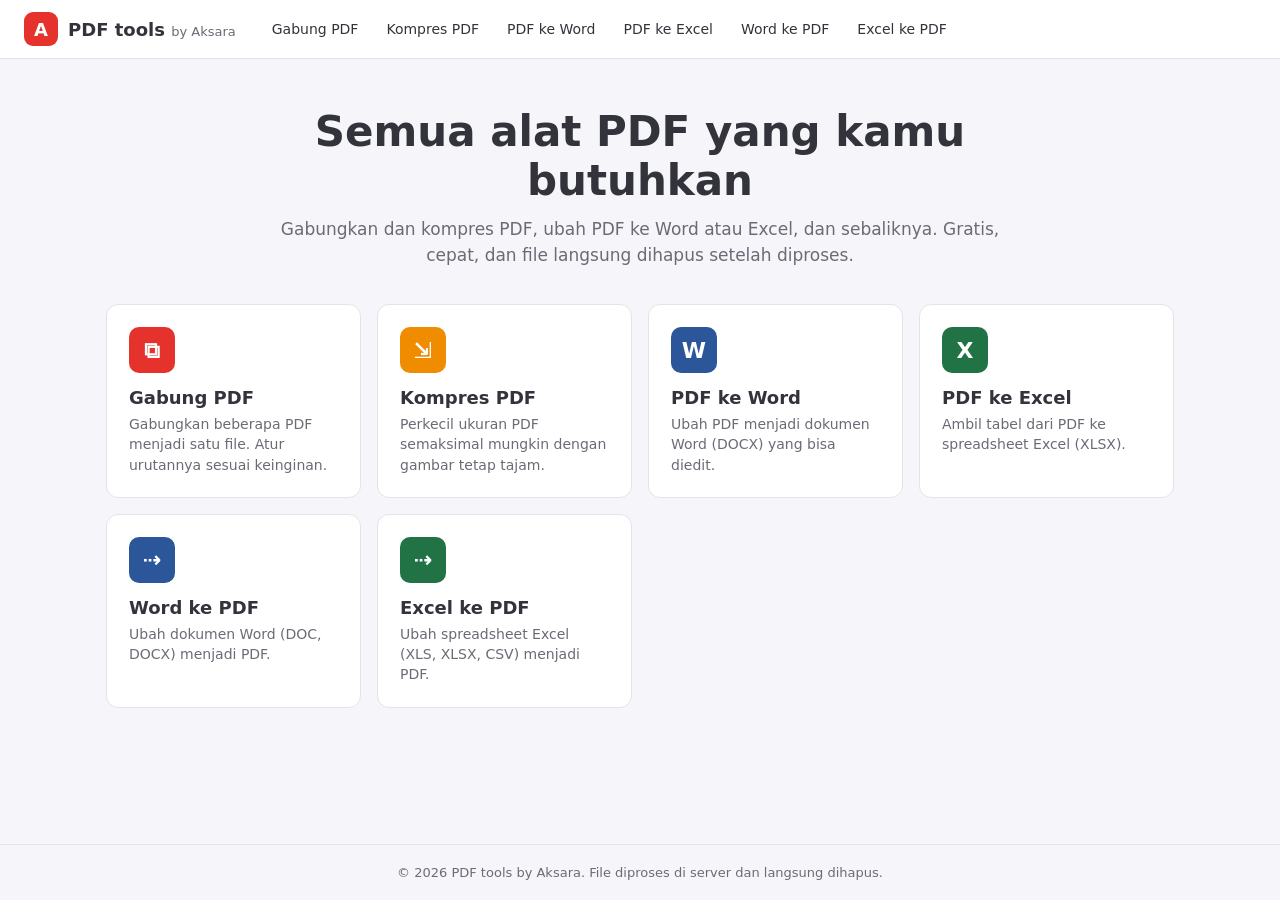
<file: static/index.html>
<!doctype html>
<html lang="id">
<head>
  <meta charset="utf-8">
  <meta name="viewport" content="width=device-width, initial-scale=1">
  <title>PDF tools by Aksara</title>
  <meta name="description" content="Gabung dan kompres PDF, ubah PDF ke Word dan Excel, serta Word dan Excel ke PDF. Gratis dan mudah.">
  <link rel="icon" href="data:image/svg+xml,<svg xmlns='http://www.w3.org/2000/svg' viewBox='0 0 32 32'><rect width='32' height='32' rx='7' fill='%23e5322d'/><text x='16' y='22' font-size='16' text-anchor='middle' fill='white' font-family='Arial' font-weight='bold'>A</text></svg>">
  <link rel="stylesheet" href="style.css">
</head>
<body>
  <header class="topbar">
    <a href="#" class="brand"><span class="logo">A</span><span>PDF tools <small>by Aksara</small></span></a>
    <nav class="nav">
      <a href="#merge">Gabung PDF</a>
      <a href="#compress">Kompres PDF</a>
      <a href="#pdf-to-word">PDF ke Word</a>
      <a href="#pdf-to-excel">PDF ke Excel</a>
      <a href="#word-to-pdf">Word ke PDF</a>
      <a href="#excel-to-pdf">Excel ke PDF</a>
    </nav>
  </header>

  <main>
    <section id="home" class="view">
      <div class="hero">
        <h1>Semua alat PDF yang kamu butuhkan</h1>
        <p>Gabungkan dan kompres PDF, ubah PDF ke Word atau Excel, dan sebaliknya. Gratis, cepat, dan file langsung dihapus setelah diproses.</p>
      </div>
      <div class="grid" id="toolGrid"></div>
    </section>

    <section id="tool" class="view hidden">
      <a href="#" class="back">&larr; Semua alat</a>
      <div class="tool-head">
        <h1 id="toolTitle"></h1>
        <p id="toolDesc"></p>
      </div>

      <div id="dropzone" class="dropzone" tabindex="0">
        <input type="file" id="fileInput" hidden>
        <div class="drop-inner">
          <button type="button" class="btn btn-primary btn-lg" id="pickBtn">Pilih file</button>
          <p>atau tarik dan lepas file di sini</p>
          <p class="hint" id="acceptHint"></p>
        </div>
      </div>

      <ul id="fileList" class="file-list"></ul>

      <div class="actions hidden" id="actions">
        <button type="button" class="btn btn-ghost" id="addMoreBtn">+ Tambah file</button>
        <button type="button" class="btn btn-primary btn-lg" id="runBtn"></button>
      </div>

      <div id="status" class="status hidden" role="status"></div>
    </section>
  </main>

  <footer class="footer">
    &copy; <span id="year"></span> PDF tools by Aksara. File diproses di server dan langsung dihapus.
  </footer>

  <script src="app.js"></script>
</body>
</html>
</file>
<file: static/style.css>
:root {
  --brand: #e5322d;
  --brand-dark: #c5221d;
  --bg: #f5f5fa;
  --surface: #ffffff;
  --text: #33333b;
  --muted: #6b6b76;
  --border: #e3e3ea;
  --success: #1f8f4e;
  --error: #c62828;
  --radius: 12px;
}
@media (prefers-color-scheme: dark) {
  :root {
    --bg: #16161b;
    --surface: #212128;
    --text: #ececf1;
    --muted: #a4a4b0;
    --border: #34343d;
    --success: #4cc584;
    --error: #ff6b6b;
  }
}
* { box-sizing: border-box; }
body {
  margin: 0;
  font-family: system-ui, -apple-system, "Segoe UI", Roboto, sans-serif;
  background: var(--bg);
  color: var(--text);
  min-height: 100vh;
  display: flex;
  flex-direction: column;
}
a { color: var(--brand); }
.hidden { display: none !important; }

.topbar {
  background: var(--surface);
  border-bottom: 1px solid var(--border);
  padding: 12px 24px;
  display: flex;
  align-items: center;
  gap: 24px;
  flex-wrap: wrap;
  position: sticky;
  top: 0;
  z-index: 10;
}
.brand { display: flex; align-items: center; gap: 10px; text-decoration: none; color: var(--text); font-weight: 700; font-size: 18px; }
.brand small { font-weight: 500; color: var(--muted); font-size: 13px; }
.logo { width: 34px; height: 34px; border-radius: 9px; background: var(--brand); color: #fff; display: grid; place-items: center; font-weight: 800; }
.nav { display: flex; gap: 4px; flex-wrap: wrap; }
.nav a { color: var(--text); text-decoration: none; padding: 8px 12px; border-radius: 8px; font-size: 14px; font-weight: 500; }
.nav a:hover, .nav a.active { background: var(--bg); color: var(--brand); }

main { flex: 1; width: 100%; max-width: 1100px; margin: 0 auto; padding: 32px 16px 48px; }

.hero { text-align: center; margin: 16px auto 36px; max-width: 720px; }
.hero h1 { font-size: clamp(28px, 5vw, 42px); margin: 0 0 12px; }
.hero p { color: var(--muted); font-size: 17px; line-height: 1.5; margin: 0; }

.grid { display: grid; grid-template-columns: repeat(auto-fill, minmax(220px, 1fr)); gap: 16px; }
.card {
  background: var(--surface);
  border: 1px solid var(--border);
  border-radius: var(--radius);
  padding: 22px;
  text-decoration: none;
  color: var(--text);
  transition: transform .15s, box-shadow .15s, border-color .15s;
}
.card:hover { transform: translateY(-3px); box-shadow: 0 10px 24px rgba(0,0,0,.08); border-color: var(--brand); }
.card h3 { margin: 14px 0 6px; font-size: 18px; }
.card p { margin: 0; color: var(--muted); font-size: 14px; line-height: 1.45; }
.card-icon { width: 46px; height: 46px; border-radius: 10px; color: #fff; display: grid; place-items: center; font-size: 22px; font-weight: 800; }

.back { display: inline-block; margin-bottom: 12px; text-decoration: none; font-weight: 500; }
.tool-head { text-align: center; margin-bottom: 24px; }
.tool-head h1 { font-size: clamp(26px, 4.5vw, 38px); margin: 0 0 8px; }
.tool-head p { color: var(--muted); margin: 0; }

.dropzone {
  border: 2px dashed var(--border);
  background: var(--surface);
  border-radius: var(--radius);
  padding: 56px 16px;
  text-align: center;
  cursor: pointer;
  transition: border-color .15s, background .15s, padding .15s;
}
.dropzone.compact { padding: 22px 16px; }
.dropzone.over, .dropzone:hover, .dropzone:focus-visible { border-color: var(--brand); outline: none; }
.drop-inner p { margin: 10px 0 0; color: var(--muted); }
.hint { font-size: 13px; }

.btn { border: 0; border-radius: 10px; padding: 10px 18px; font-size: 15px; font-weight: 600; cursor: pointer; font-family: inherit; }
.btn-lg { padding: 14px 28px; font-size: 17px; }
.btn-primary { background: var(--brand); color: #fff; }
.btn-primary:hover:not(:disabled) { background: var(--brand-dark); }
.btn:disabled { opacity: .5; cursor: not-allowed; }
.btn-ghost { background: transparent; color: var(--brand); border: 1px solid var(--border); }

.file-list { list-style: none; padding: 0; margin: 20px 0 0; display: flex; flex-direction: column; gap: 8px; }
.file-item { display: flex; align-items: center; gap: 10px; background: var(--surface); border: 1px solid var(--border); border-radius: 10px; padding: 10px 12px; }
.file-badge { background: var(--brand); color: #fff; font-size: 11px; font-weight: 700; padding: 4px 6px; border-radius: 5px; min-width: 42px; text-align: center; }
.file-name { flex: 1; min-width: 0; overflow: hidden; text-overflow: ellipsis; white-space: nowrap; }
.file-size { color: var(--muted); font-size: 13px; white-space: nowrap; }
.icon-btn { background: transparent; border: 1px solid var(--border); color: var(--text); border-radius: 7px; width: 32px; height: 32px; cursor: pointer; flex: none; }
.icon-btn:hover:not(:disabled) { border-color: var(--brand); color: var(--brand); }
.icon-btn:disabled { opacity: .35; cursor: default; }

.actions { display: flex; justify-content: center; gap: 12px; margin-top: 24px; flex-wrap: wrap; }

.status { margin-top: 20px; padding: 14px 16px; border-radius: 10px; text-align: center; background: var(--surface); border: 1px solid var(--border); }
.status.success { border-color: var(--success); color: var(--success); }
.status.error { border-color: var(--error); color: var(--error); }
.spinner { display: inline-block; width: 16px; height: 16px; border: 2px solid var(--border); border-top-color: var(--brand); border-radius: 50%; animation: spin .8s linear infinite; vertical-align: -3px; margin-right: 6px; }
@keyframes spin { to { transform: rotate(360deg); } }

.footer { text-align: center; color: var(--muted); font-size: 13px; padding: 20px 16px; border-top: 1px solid var(--border); }

@media (max-width: 640px) {
  .topbar { padding: 10px 16px; gap: 10px; }
  .nav { width: 100%; overflow-x: auto; flex-wrap: nowrap; }
  .nav a { white-space: nowrap; }
  .file-size { display: none; }
}
</file>
